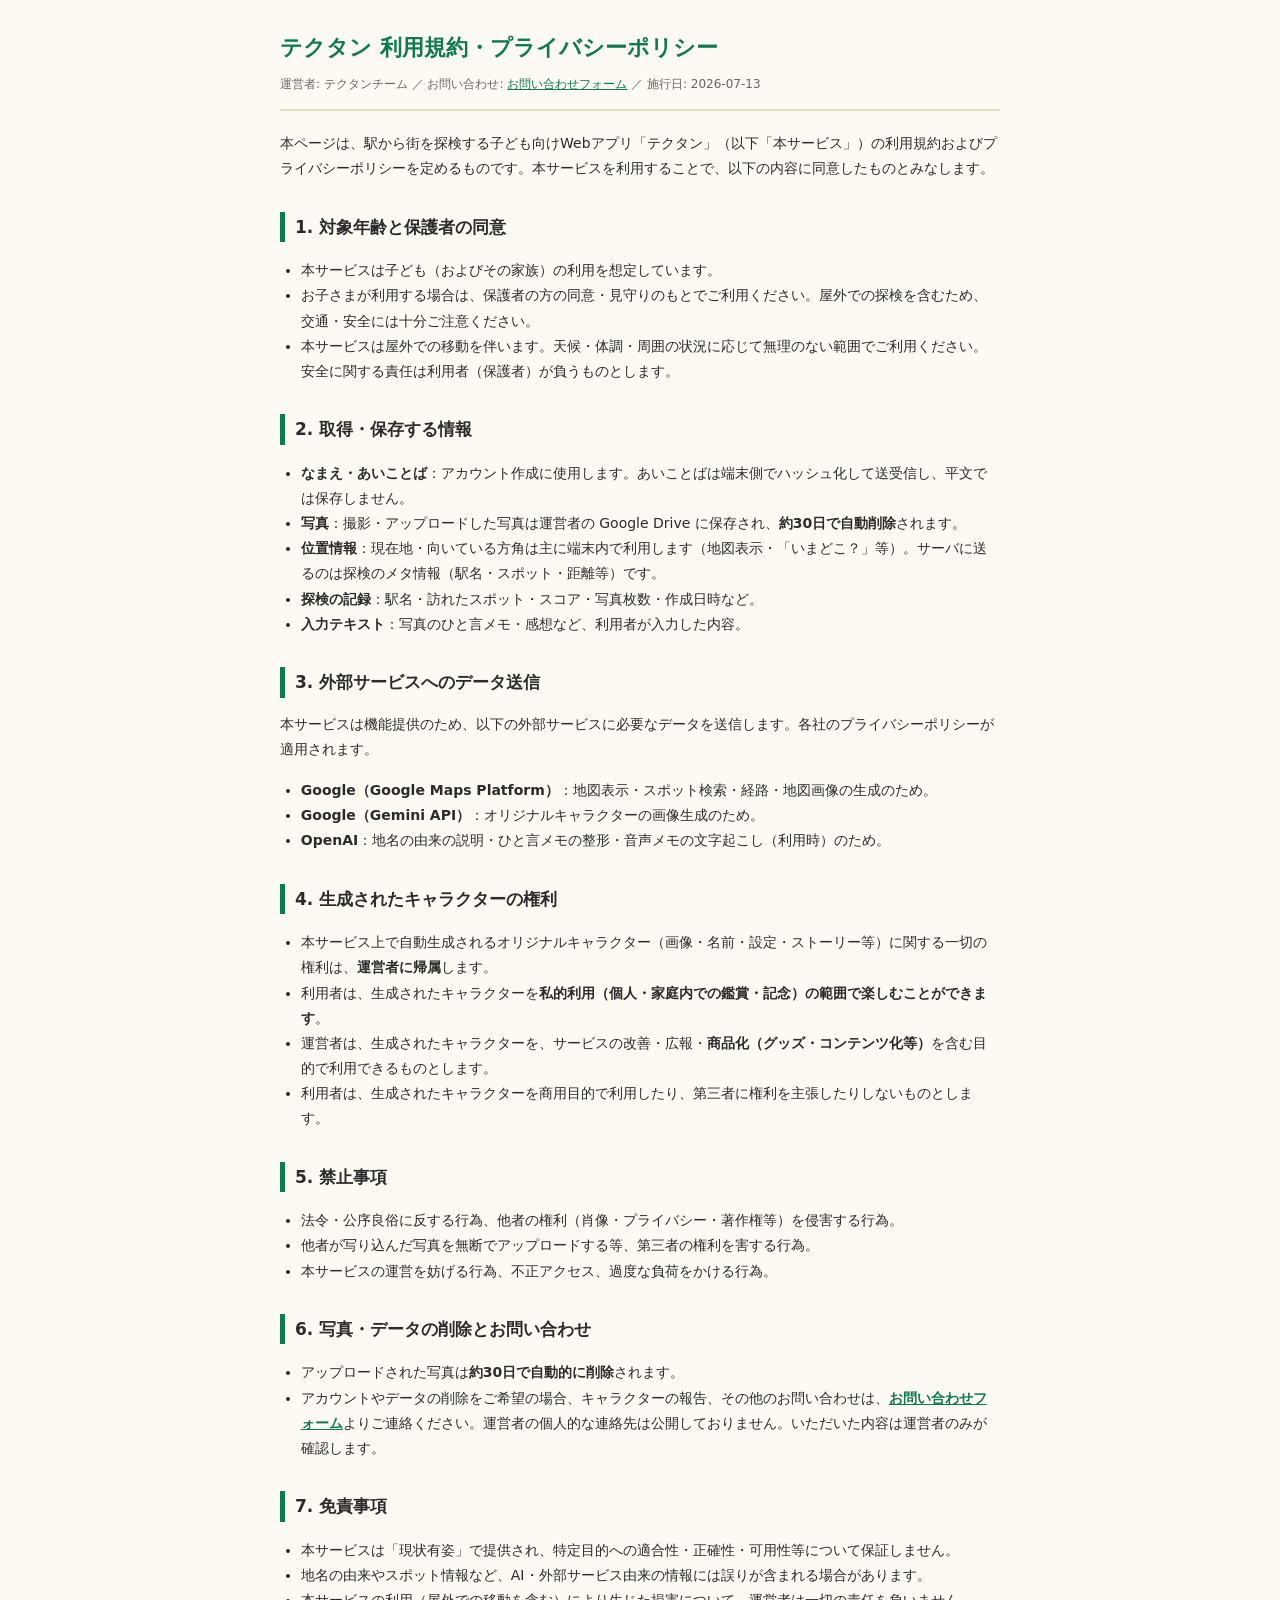
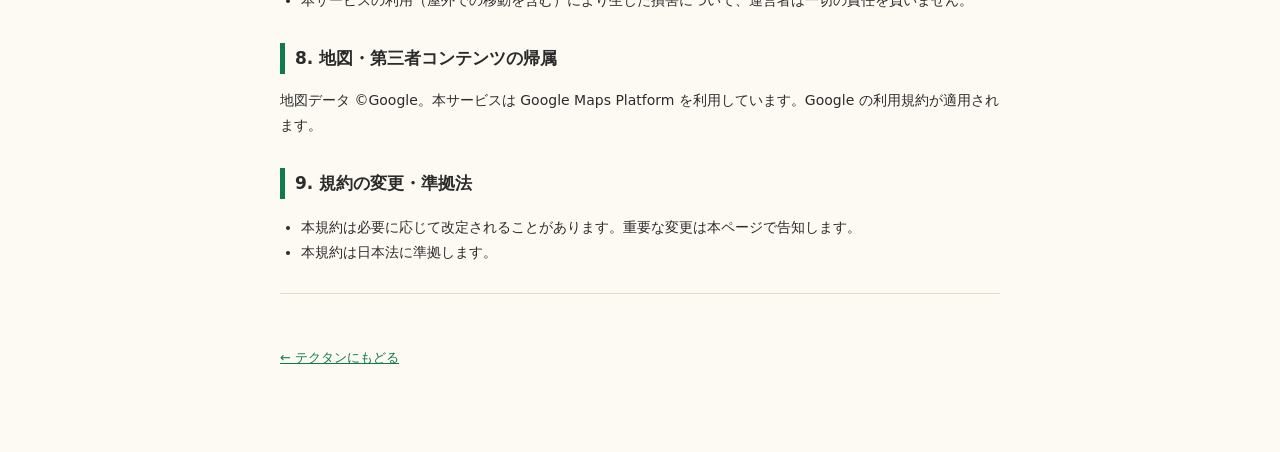
<file: policy.html>
<!DOCTYPE html>
<html lang="ja">

<head>
  <meta charset="utf-8" />
  <meta name="viewport" content="width=device-width, initial-scale=1" />
  <meta name="robots" content="noindex" />
  <title>テクタン — 利用規約・プライバシーポリシー</title>
  <style>
    :root {
      --ink: #2b2b2b;
      --sub: #666;
      --line: #e5dcc8;
      --green: #0F7A4D;
      --bg: #fdfaf3;
    }

    * {
      box-sizing: border-box;
    }

    body {
      margin: 0;
      background: var(--bg);
      color: var(--ink);
      font-family: system-ui, -apple-system, "Hiragino Kaku Gothic ProN", "Yu Gothic", Meiryo, sans-serif;
      line-height: 1.8;
    }

    .wrap {
      max-width: 760px;
      margin: 0 auto;
      padding: 28px 20px 80px;
    }

    header {
      border-bottom: 2px solid var(--line);
      padding-bottom: 14px;
      margin-bottom: 20px;
    }

    h1 {
      font-size: 22px;
      margin: 0 0 6px;
      color: var(--green);
    }

    .meta {
      font-size: 12px;
      color: var(--sub);
    }

    h2 {
      font-size: 17px;
      margin: 30px 0 8px;
      padding-left: 10px;
      border-left: 5px solid var(--green);
    }

    h3 {
      font-size: 14px;
      margin: 16px 0 4px;
    }

    p,
    li {
      font-size: 14px;
    }

    ul {
      padding-left: 1.3em;
    }

    .note {
      font-size: 12px;
      color: var(--sub);
      background: #fff8ec;
      border: 1px solid #e7c86b;
      border-radius: 8px;
      padding: 10px 12px;
    }

    a {
      color: var(--green);
    }

    .back {
      display: inline-block;
      margin-top: 24px;
      font-size: 13px;
    }

    hr {
      border: 0;
      border-top: 1px solid var(--line);
      margin: 28px 0;
    }
  </style>
</head>

<body>
  <div class="wrap">
    <header>
      <h1>テクタン 利用規約・プライバシーポリシー</h1>
      <div class="meta">運営者: テクタンチーム ／ お問い合わせ: <a
          href="https://docs.google.com/forms/d/e/1FAIpQLSfcufcYpsQLROQ5_4gK68ShGg1r_FJKSn8NU8i2-3yKehytnw/viewform"
          target="_blank" rel="noopener">お問い合わせフォーム</a> ／ 施行日: 2026-07-13</div>
    </header>

    <p>本ページは、駅から街を探検する子ども向けWebアプリ「テクタン」（以下「本サービス」）の利用規約およびプライバシーポリシーを定めるものです。本サービスを利用することで、以下の内容に同意したものとみなします。</p>

    <h2>1. 対象年齢と保護者の同意</h2>
    <ul>
      <li>本サービスは子ども（およびその家族）の利用を想定しています。</li>
      <li>お子さまが利用する場合は、保護者の方の同意・見守りのもとでご利用ください。屋外での探検を含むため、交通・安全には十分ご注意ください。</li>
      <li>本サービスは屋外での移動を伴います。天候・体調・周囲の状況に応じて無理のない範囲でご利用ください。安全に関する責任は利用者（保護者）が負うものとします。</li>
    </ul>

    <h2>2. 取得・保存する情報</h2>
    <ul>
      <li><b>なまえ・あいことば</b>：アカウント作成に使用します。あいことばは端末側でハッシュ化して送受信し、平文では保存しません。</li>
      <li><b>写真</b>：撮影・アップロードした写真は運営者の Google Drive に保存され、<b>約30日で自動削除</b>されます。</li>
      <li><b>位置情報</b>：現在地・向いている方角は主に端末内で利用します（地図表示・「いまどこ？」等）。サーバに送るのは探検のメタ情報（駅名・スポット・距離等）です。</li>
      <li><b>探検の記録</b>：駅名・訪れたスポット・スコア・写真枚数・作成日時など。</li>
      <li><b>入力テキスト</b>：写真のひと言メモ・感想など、利用者が入力した内容。</li>
    </ul>

    <h2>3. 外部サービスへのデータ送信</h2>
    <p>本サービスは機能提供のため、以下の外部サービスに必要なデータを送信します。各社のプライバシーポリシーが適用されます。</p>
    <ul>
      <li><b>Google（Google Maps Platform）</b>：地図表示・スポット検索・経路・地図画像の生成のため。</li>
      <li><b>Google（Gemini API）</b>：オリジナルキャラクターの画像生成のため。</li>
      <li><b>OpenAI</b>：地名の由来の説明・ひと言メモの整形・音声メモの文字起こし（利用時）のため。</li>
    </ul>

    <h2>4. 生成されたキャラクターの権利</h2>
    <ul>
      <li>本サービス上で自動生成されるオリジナルキャラクター（画像・名前・設定・ストーリー等）に関する一切の権利は、<b>運営者に帰属</b>します。</li>
      <li>利用者は、生成されたキャラクターを<b>私的利用（個人・家庭内での鑑賞・記念）の範囲で楽しむことができます</b>。</li>
      <li>運営者は、生成されたキャラクターを、サービスの改善・広報・<b>商品化（グッズ・コンテンツ化等）</b>を含む目的で利用できるものとします。</li>
      <li>利用者は、生成されたキャラクターを商用目的で利用したり、第三者に権利を主張したりしないものとします。</li>
    </ul>

    <h2>5. 禁止事項</h2>
    <ul>
      <li>法令・公序良俗に反する行為、他者の権利（肖像・プライバシー・著作権等）を侵害する行為。</li>
      <li>他者が写り込んだ写真を無断でアップロードする等、第三者の権利を害する行為。</li>
      <li>本サービスの運営を妨げる行為、不正アクセス、過度な負荷をかける行為。</li>
    </ul>

    <h2>6. 写真・データの削除とお問い合わせ</h2>
    <ul>
      <li>アップロードされた写真は<b>約30日で自動的に削除</b>されます。</li>
      <li>アカウントやデータの削除をご希望の場合、キャラクターの報告、その他のお問い合わせは、<a
          href="https://docs.google.com/forms/d/e/1FAIpQLSfcufcYpsQLROQ5_4gK68ShGg1r_FJKSn8NU8i2-3yKehytnw/viewform"
          target="_blank" rel="noopener"><b>お問い合わせフォーム</b></a>よりご連絡ください。運営者の個人的な連絡先は公開しておりません。いただいた内容は運営者のみが確認します。</li>
    </ul>

    <h2>7. 免責事項</h2>
    <ul>
      <li>本サービスは「現状有姿」で提供され、特定目的への適合性・正確性・可用性等について保証しません。</li>
      <li>地名の由来やスポット情報など、AI・外部サービス由来の情報には誤りが含まれる場合があります。</li>
      <li>本サービスの利用（屋外での移動を含む）により生じた損害について、運営者は一切の責任を負いません。</li>
    </ul>

    <h2>8. 地図・第三者コンテンツの帰属</h2>
    <p>地図データ ©Google。本サービスは Google Maps Platform を利用しています。Google の利用規約が適用されます。</p>

    <h2>9. 規約の変更・準拠法</h2>
    <ul>
      <li>本規約は必要に応じて改定されることがあります。重要な変更は本ページで告知します。</li>
      <li>本規約は日本法に準拠します。</li>
    </ul>

    <hr />

    <a class="back" href="index.html">← テクタンにもどる</a>
  </div>
</body>

</html>
</file>
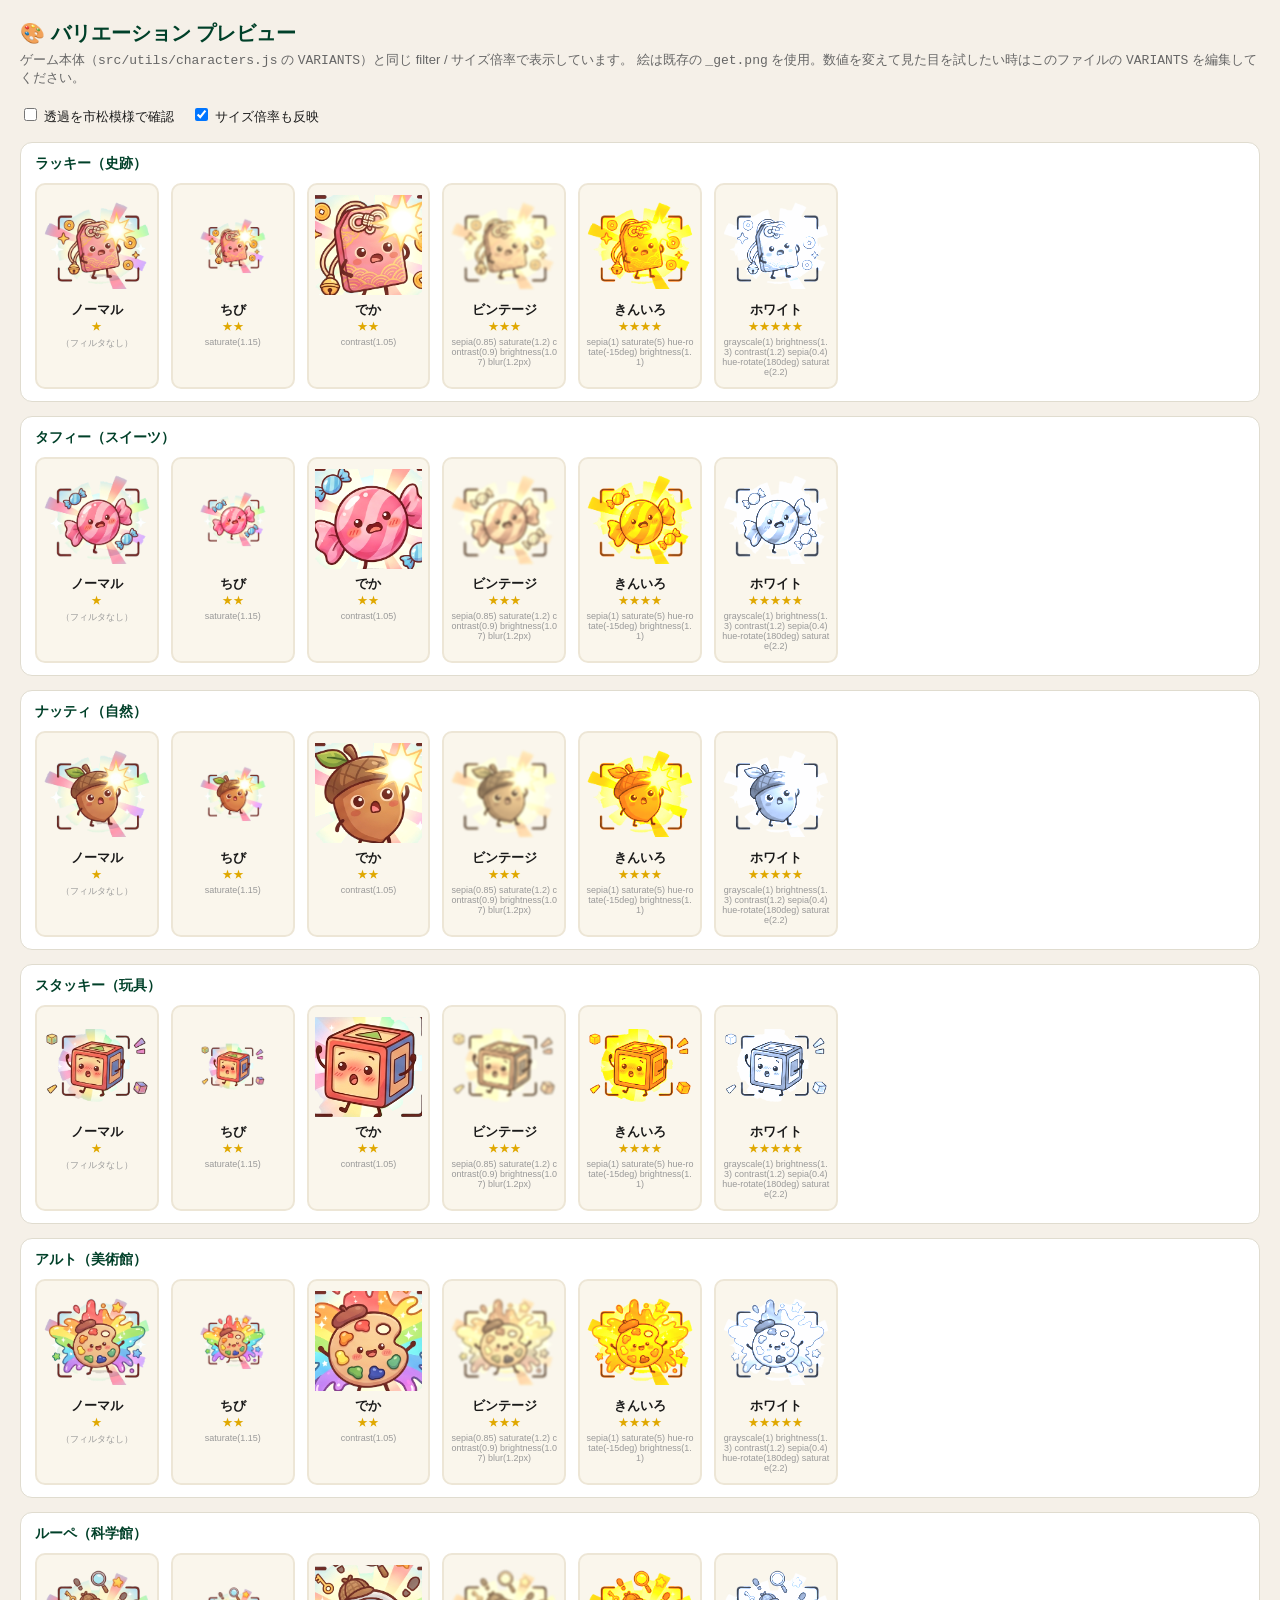
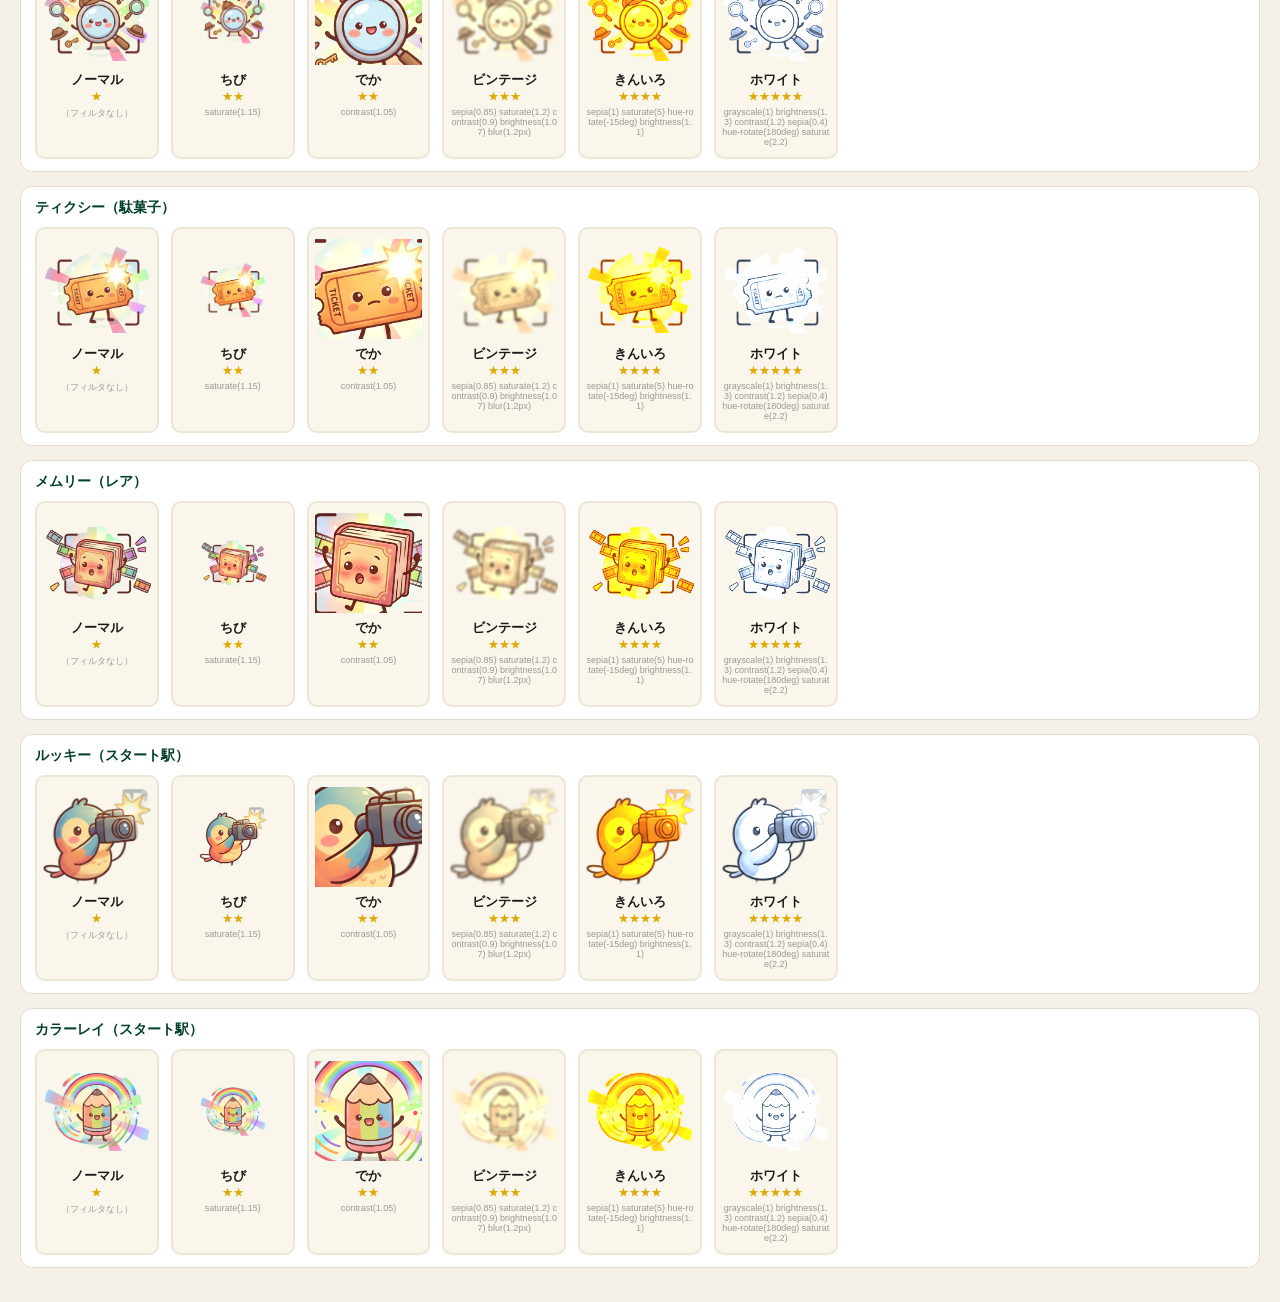
<file: variant-preview.html>
<!DOCTYPE html>
<html lang="ja">
<head>
  <meta charset="UTF-8" />
  <meta name="viewport" content="width=device-width, initial-scale=1.0" />
  <title>バリエーション プレビュー — テクタン</title>
  <style>
    body { font-family: 'Yu Gothic', 'Meiryo', sans-serif; margin: 0; padding: 20px; background: #f5f0e8; color: #1a1a1a; }
    h1 { font-size: 20px; color: #004029; margin: 0 0 4px; }
    p.note { font-size: 13px; color: #666; margin: 0 0 18px; }
    .controls { margin: 0 0 16px; font-size: 13px; }
    .controls label { margin-right: 14px; }
    .char-row { background: #fff; border: 1px solid #e0dccf; border-radius: 12px; padding: 12px 14px; margin-bottom: 14px; }
    .char-name { font-weight: 700; color: #004029; margin: 0 0 10px; font-size: 14px; }
    .variants { display: grid; grid-template-columns: repeat(auto-fill, minmax(120px, 1fr)); gap: 12px; }
    .variant { text-align: center; background: #faf6ec; border: 2px solid #ede6d6; border-radius: 10px; padding: 10px 6px; }
    .variant .imgwrap { height: 100px; display: flex; align-items: center; justify-content: center; overflow: hidden; }
    .variant img { max-width: 100%; max-height: 100px; object-fit: contain; }
    .variant .label { font-weight: 700; font-size: 13px; margin-top: 6px; }
    .variant .stars { color: #e0a800; font-size: 11px; }
    .variant .filter { font-size: 9px; color: #999; word-break: break-all; margin-top: 3px; }
    .bg-checker .imgwrap { background-image: linear-gradient(45deg,#ddd 25%,transparent 25%),linear-gradient(-45deg,#ddd 25%,transparent 25%),linear-gradient(45deg,transparent 75%,#ddd 75%),linear-gradient(-45deg,transparent 75%,#ddd 75%); background-size: 16px 16px; background-position:0 0,0 8px,8px -8px,-8px 0; }
  </style>
</head>
<body>
  <h1>🎨 バリエーション プレビュー</h1>
  <p class="note">
    ゲーム本体（<code>src/utils/characters.js</code> の <code>VARIANTS</code>）と同じ filter / サイズ倍率で表示しています。
    絵は既存の <code>_get.png</code> を使用。数値を変えて見た目を試したい時はこのファイルの <code>VARIANTS</code> を編集してください。
  </p>
  <div class="controls">
    <label><input type="checkbox" id="toggle-bg" /> 透過を市松模様で確認</label>
    <label><input type="checkbox" id="toggle-size" checked /> サイズ倍率も反映</label>
  </div>
  <div id="root"></div>

  <script>
    // ★ ゲーム本体 characters.js の VARIANTS と一致させること
    const VARIANTS = [
      { id: 'normal',  label: 'ノーマル',    size: 1.0,  filter: 'none',                                                  stars: 1 },
      { id: 'mini',    label: 'ちび',        size: 0.62, filter: 'saturate(1.15)',                                        stars: 2 },
      { id: 'jumbo',   label: 'でか',        size: 1.7,  filter: 'contrast(1.05)',                                        stars: 2 },
      { id: 'shiny',   label: 'ビンテージ',  size: 1.0,  filter: 'sepia(0.85) saturate(1.2) contrast(0.9) brightness(1.07) blur(1.2px)', stars: 3 },
      { id: 'gold',    label: 'きんいろ',    size: 1.0,  filter: 'sepia(1) saturate(5) hue-rotate(-15deg) brightness(1.1)', stars: 4 },
      { id: 'rainbow', label: 'ホワイト',    size: 1.0,  filter: 'grayscale(1) brightness(1.3) contrast(1.2) sepia(0.4) hue-rotate(180deg) saturate(2.2)', stars: 5 },
    ];

    // キャラ一覧（id → 表示名）。絵は src/assets/characters/<id>_get.png
    const CHARACTERS = [
      { id: 'lucky',   name: 'ラッキー（史跡）' },
      { id: 'taffy',   name: 'タフィー（スイーツ）' },
      { id: 'oakchap', name: 'ナッティ（自然）' },
      { id: 'stacky',  name: 'スタッキー（玩具）' },
      { id: 'arto',    name: 'アルト（美術館）' },
      { id: 'loupe',   name: 'ルーペ（科学館）' },
      { id: 'tixy',    name: 'ティクシー（駄菓子）' },
      { id: 'memry',   name: 'メムリー（レア）' },
      { id: 'lookie',  name: 'ルッキー（スタート駅）' },
      { id: 'colorey', name: 'カラーレイ（スタート駅）' },
    ];

    const root = document.getElementById('root');
    const applySize = () => document.getElementById('toggle-size').checked;

    function render() {
      root.innerHTML = CHARACTERS.map(ch => `
        <div class="char-row">
          <div class="char-name">${ch.name}</div>
          <div class="variants">
            ${VARIANTS.map(v => {
              const scale = applySize() && v.size !== 1 ? `transform:scale(${v.size});` : '';
              const filter = v.filter !== 'none' ? `filter:${v.filter};` : '';
              return `
                <div class="variant">
                  <div class="imgwrap">
                    <img src="src/assets/characters/${ch.id}_get.png" alt=""
                         style="${filter}${scale}"
                         onerror="this.src='src/assets/characters/${ch.id}_discovery.png'" />
                  </div>
                  <div class="label">${v.label}</div>
                  <div class="stars">${'★'.repeat(v.stars)}</div>
                  <div class="filter">${v.filter === 'none' ? '（フィルタなし）' : v.filter}</div>
                </div>`;
            }).join('')}
          </div>
        </div>`).join('');
    }

    document.getElementById('toggle-bg').addEventListener('change', e => {
      document.body.classList.toggle('bg-checker', e.target.checked);
    });
    document.getElementById('toggle-size').addEventListener('change', render);
    render();
  </script>
</body>
</html>
</file>
